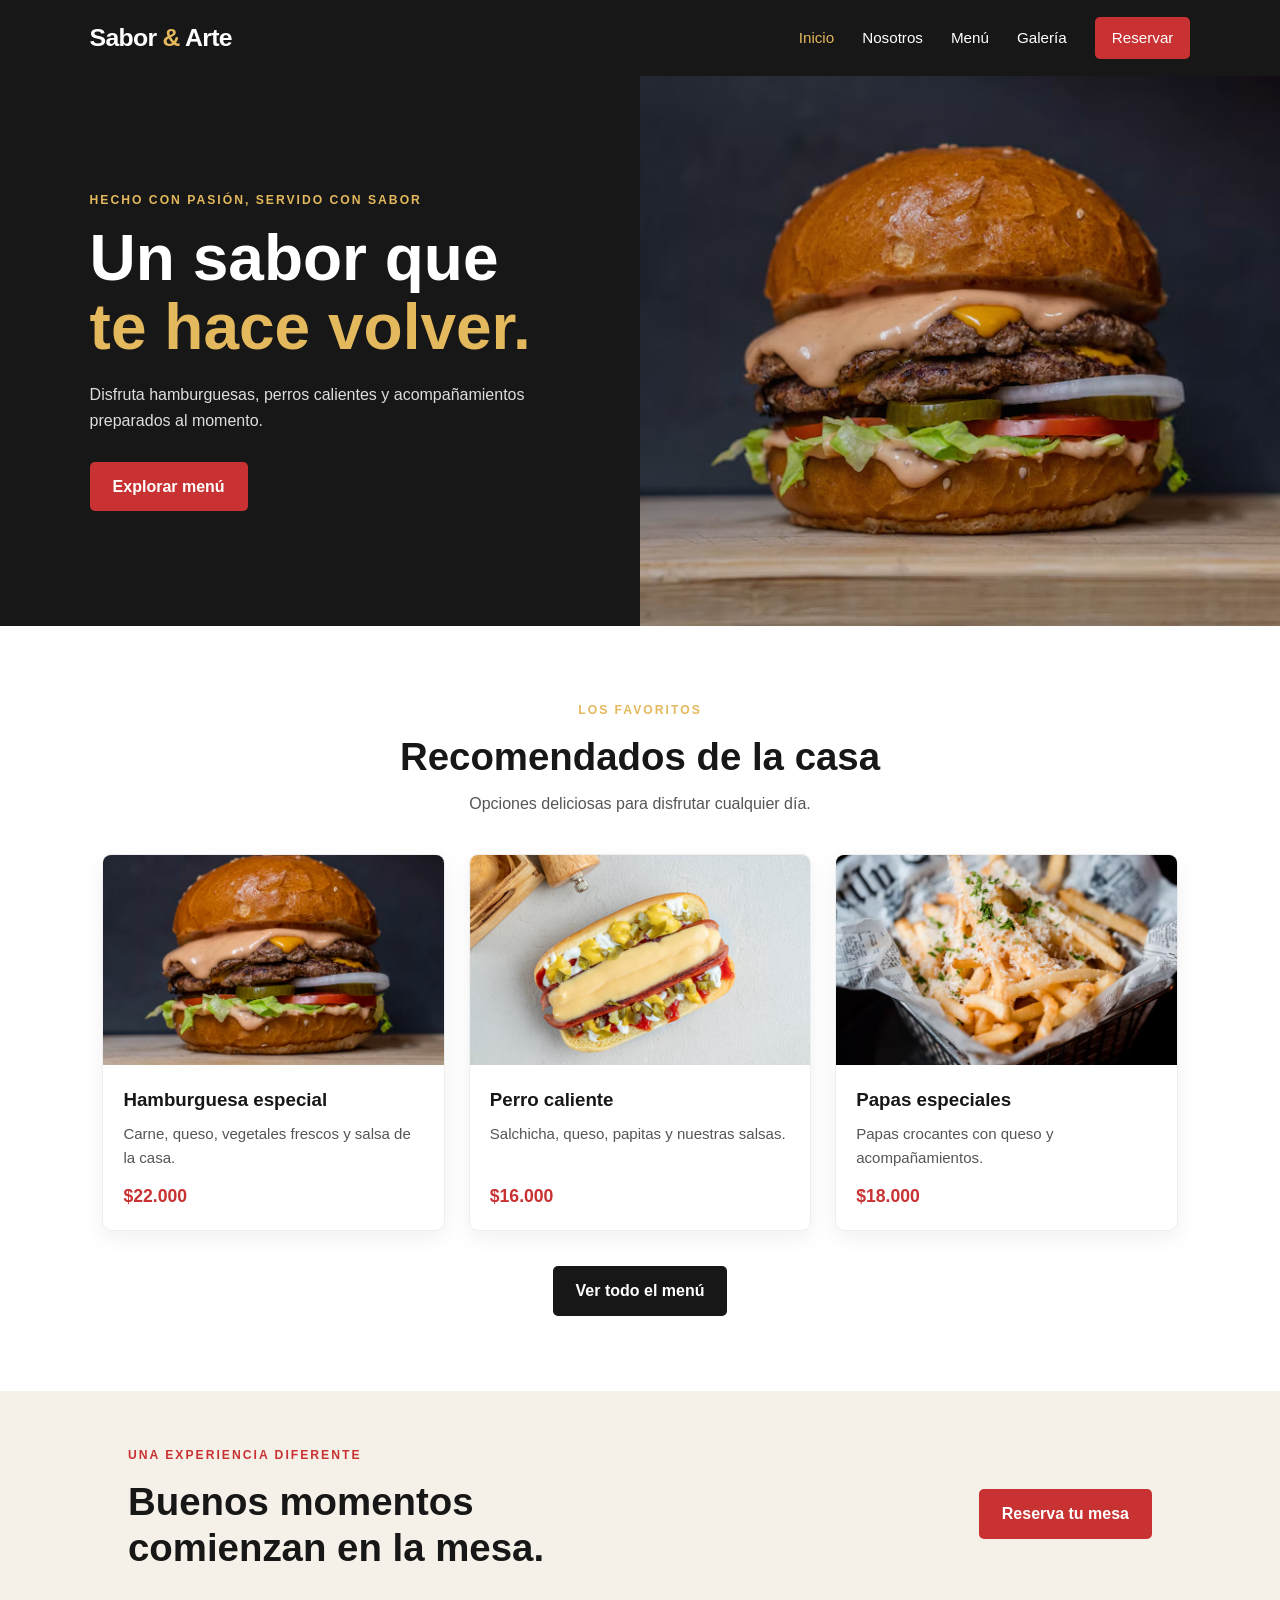
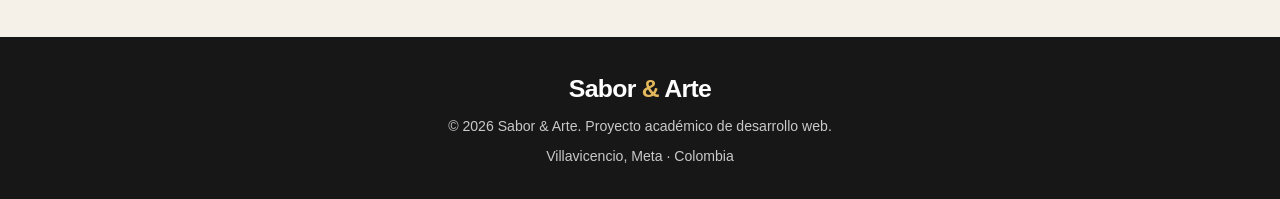
<file: SABOR_Y_ARTE/index.html>
<!DOCTYPE html>
<html lang="es">
<head>
  <meta charset="UTF-8">
  <meta name="viewport" content="width=device-width, initial-scale=1.0">
  <meta name="description" content="Sabor & Arte: hamburguesas, perros calientes y mucho sabor.">
  <title>Sabor & Arte | Inicio</title>
  <link rel="icon" type="image/svg+xml" href="favicon.svg">
  <link rel="stylesheet" href="css/estilos.css">
  <script src="js/script.js" defer></script>
</head>
<body>
  <header class="encabezado">
    <a class="logo" href="index.html">Sabor <span>&</span> Arte</a>
    <button class="menu-boton" id="menu-boton" aria-label="Abrir menú" aria-expanded="false">☰</button>
    <nav class="navegacion" id="navegacion" aria-label="Navegación principal">
      <a class="activo" href="index.html">Inicio</a>
      <a href="pages/nosotros.html">Nosotros</a>
      <a href="pages/menu.html">Menú</a>
      <a href="pages/galeria.html">Galería</a>
      <a class="boton-nav" href="pages/reservas.html">Reservar</a>
    </nav>
  </header>

  <main>
    <section class="hero">
      <div class="hero-contenido">
        <p class="etiqueta">HECHO CON PASIÓN, SERVIDO CON SABOR</p>
        <h1>Un sabor que<br><span>te hace volver.</span></h1>
        <p>Disfruta hamburguesas, perros calientes y acompañamientos preparados al momento.</p>
        <a class="boton" href="pages/menu.html">Explorar menú</a>
      </div>
      <div class="hero-imagen" role="img" aria-label="Hamburguesa artesanal con papas fritas"></div>
    </section>

    <section class="seccion destacados">
      <div class="titulo-seccion">
        <p class="etiqueta">LOS FAVORITOS</p>
        <h2>Recomendados de la casa</h2>
        <p>Opciones deliciosas para disfrutar cualquier día.</p>
      </div>
      <div class="tarjetas">
        <article class="tarjeta">
          <div class="foto-plato hamburguesa" role="img" aria-label="Hamburguesa especial"></div>
          <div class="tarjeta-info">
            <h3>Hamburguesa especial</h3>
            <p>Carne, queso, vegetales frescos y salsa de la casa.</p>
            <strong>$22.000</strong>
          </div>
        </article>
        <article class="tarjeta">
          <div class="foto-plato perro" role="img" aria-label="Perro caliente"></div>
          <div class="tarjeta-info">
            <h3>Perro caliente</h3>
            <p>Salchicha, queso, papitas y nuestras salsas.</p>
            <strong>$16.000</strong>
          </div>
        </article>
        <article class="tarjeta">
          <div class="foto-plato papas" role="img" aria-label="Papas fritas con acompañamientos"></div>
          <div class="tarjeta-info">
            <h3>Papas especiales</h3>
            <p>Papas crocantes con queso y acompañamientos.</p>
            <strong>$18.000</strong>
          </div>
        </article>
      </div>
      <div class="centrado"><a class="boton boton-secundario" href="pages/menu.html">Ver todo el menú</a></div>
    </section>

    <section class="franja">
      <div>
        <p class="etiqueta">UNA EXPERIENCIA DIFERENTE</p>
        <h2>Buenos momentos<br>comienzan en la mesa.</h2>
      </div>
      <a class="boton" href="pages/reservas.html">Reserva tu mesa</a>
    </section>
  </main>

  <footer class="pie">
    <a class="logo" href="index.html">Sabor <span>&</span> Arte</a>
    <p>© <span id="anio"></span> Sabor & Arte. Proyecto académico de desarrollo web.</p>
    <p>Villavicencio, Meta · Colombia</p>
  </footer>
</body>
</html>
</file>
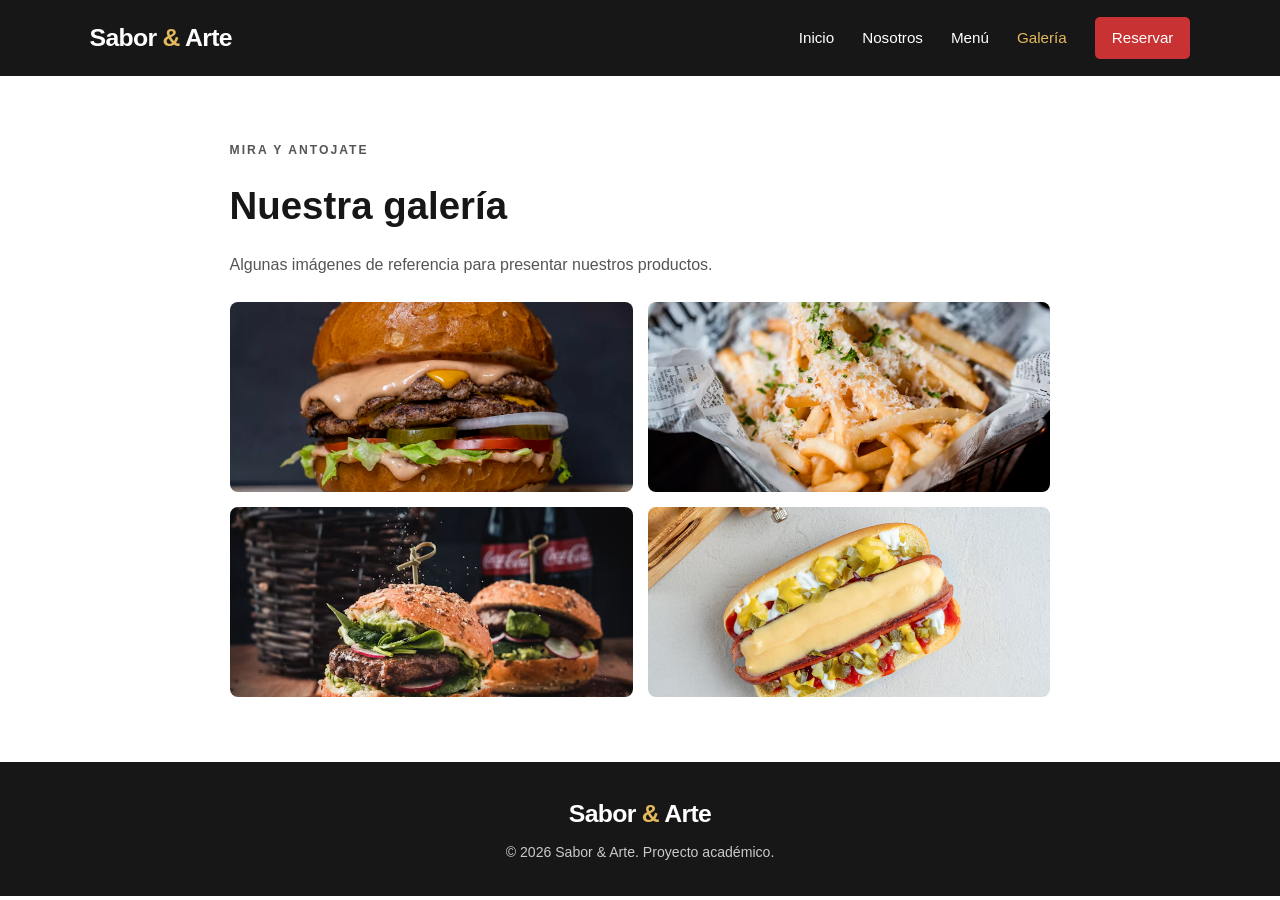
<file: SABOR_Y_ARTE/pages/galeria.html>
<!DOCTYPE html>
<html lang="es">
<head>
    <meta charset="UTF-8">
    <meta name="viewport" content="width=device-width, initial-scale=1.0">
    <title>Galería | Sabor & Arte</title>
    <link rel="icon" href="../favicon.svg" type="image/svg+xml">
    <link rel="stylesheet" href="../css/estilos.css">
    <script src="../js/script.js" defer></script>
</head>
<body>
    <header class="encabezado">
        <a class="logo" href="../index.html">
            Sabor <span>&</span> Arte
        </a>
        <button
            class="menu-boton"
            id="menu-boton"
            aria-label="Abrir menú"
            aria-expanded="false">
            ☰
        </button>
        <nav class="navegacion" id="navegacion">
            <a href="../index.html">Inicio</a>
            <a href="nosotros.html">Nosotros</a>
            <a href="menu.html">Menú</a>
            <a class="activo" href="galeria.html">Galería</a>
            <a class="boton-nav" href="reservas.html">Reservar</a>

        </nav>
    </header>
    <main class="contenido-pagina">
        <p class="etiqueta">MIRA Y ANTOJATE</p>
        <h1>Nuestra galería</h1>
        <p>
            Algunas imágenes de referencia para presentar nuestros productos.
        </p>
        <div class="galeria">
            <img
                src="../imagenes/hamburguesa artesanal.avif"
                alt="Hamburguesa artesanal"
            >
            <img
                src="../imagenes/papas friyas.avif"
                alt="Papas fritas"
            >
            <img
                src="../imagenes/hamburguesa con queso.avif"
                alt="Hamburguesa con queso"
            >
            <img
                src="../imagenes/perro caliente.avif"
                alt="Perro caliente"
            >
        </div>
    </main>
    <footer class="pie">
        <a class="logo" href="../index.html">
            Sabor <span>&</span> Arte
        </a>
        <p>
            © <span id="anio"></span> Sabor & Arte. Proyecto académico.
        </p>
    </footer>
</body>
</html>
</file>
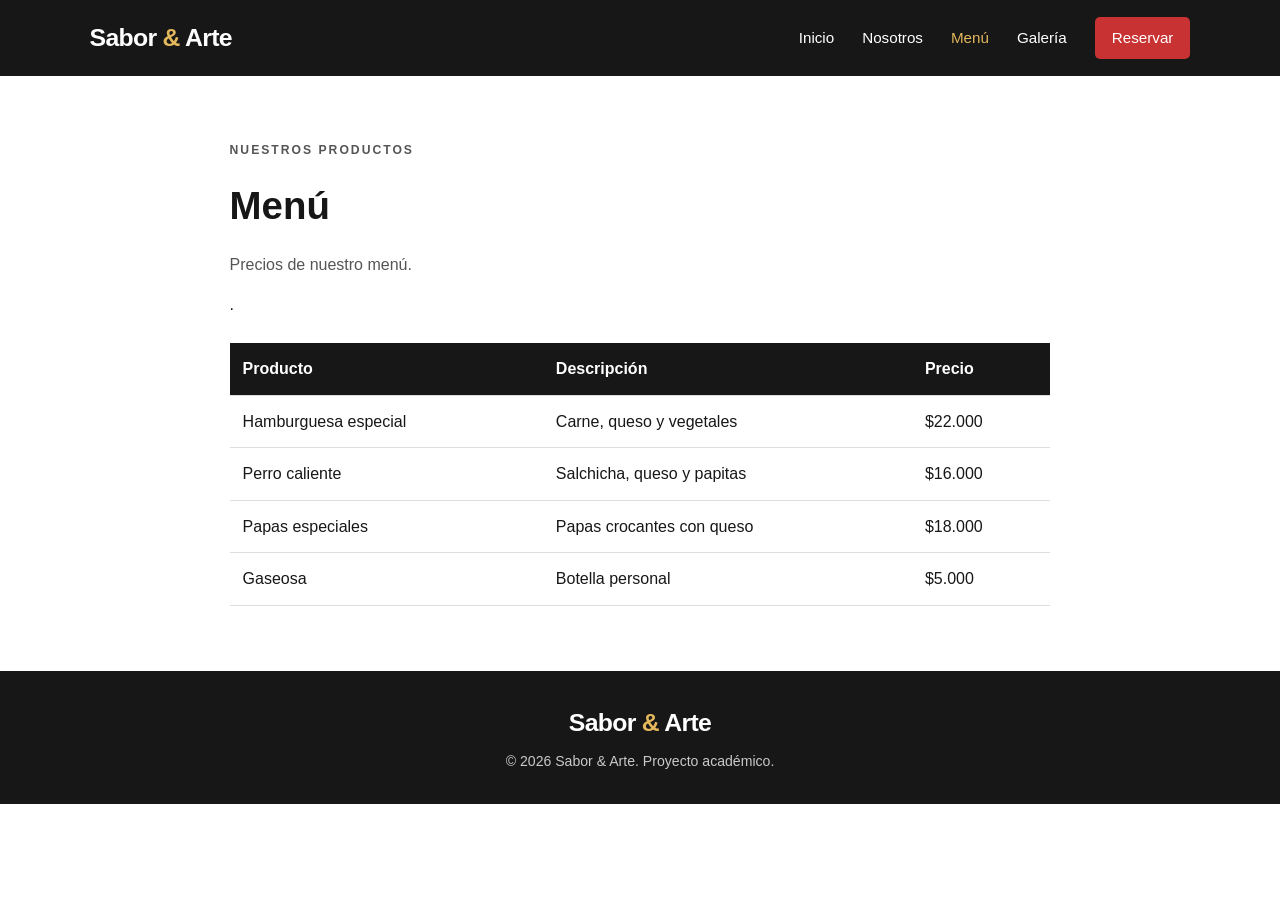
<file: SABOR_Y_ARTE/pages/menu.html>
<!DOCTYPE html>
<html lang="es">
<head>
    <meta charset="UTF-8">
    <meta name="viewport" content="width=device-width, initial-scale=1.0">
    <title>Menú | Sabor & Arte</title>
    <link rel="icon" href="../favicon.svg" type="image/svg+xml">
    <link rel="stylesheet" href="../css/estilos.css">
    <script src="../js/script.js" defer></script>
</head>
<body>
    <header class="encabezado">
        <a class="logo" href="../index.html">
            Sabor <span>&</span> Arte
        </a>
        <button
            class="menu-boton"
            id="menu-boton"
            aria-label="Abrir menú"
            aria-expanded="false">
            ☰
        </button>
        <nav class="navegacion" id="navegacion">
            <a href="../index.html">Inicio</a>
            <a href="nosotros.html">Nosotros</a>
            <a class="activo" href="menu.html">Menú</a>
            <a href="galeria.html">Galería</a>
            <a class="boton-nav" href="reservas.html">Reservar</a>
        </nav>
    </header>
    <main class="contenido-pagina">
        <p class="etiqueta">NUESTROS PRODUCTOS</p>
        <h1>Menú</h1>
        <p>
            Precios de nuestro menú. <menu type="context"></menu>.
        </p>
        <table class="lista-menu">
            <thead>
                <tr>
                    <th>Producto</th>
                    <th>Descripción</th>
                    <th>Precio</th>
                </tr>
            </thead>
            <tbody>
                <tr>
                    <td>Hamburguesa especial</td>
                    <td>Carne, queso y vegetales</td>
                    <td>$22.000</td>
                </tr>
                <tr>
                    <td>Perro caliente</td>
                    <td>Salchicha, queso y papitas</td>
                    <td>$16.000</td>
                </tr>
                <tr>
                    <td>Papas especiales</td>
                    <td>Papas crocantes con queso</td>
                    <td>$18.000</td>
                </tr>
                <tr>
                    <td>Gaseosa</td>
                    <td>Botella personal</td>
                    <td>$5.000</td>
                </tr>
            </tbody>
        </table>
    </main>
    <footer class="pie">
        <a class="logo" href="../index.html">
            Sabor <span>&</span> Arte
        </a>
        <p>
            © <span id="anio"></span> Sabor & Arte. Proyecto académico.
        </p>
    </footer>
</body>
</html>
</file>
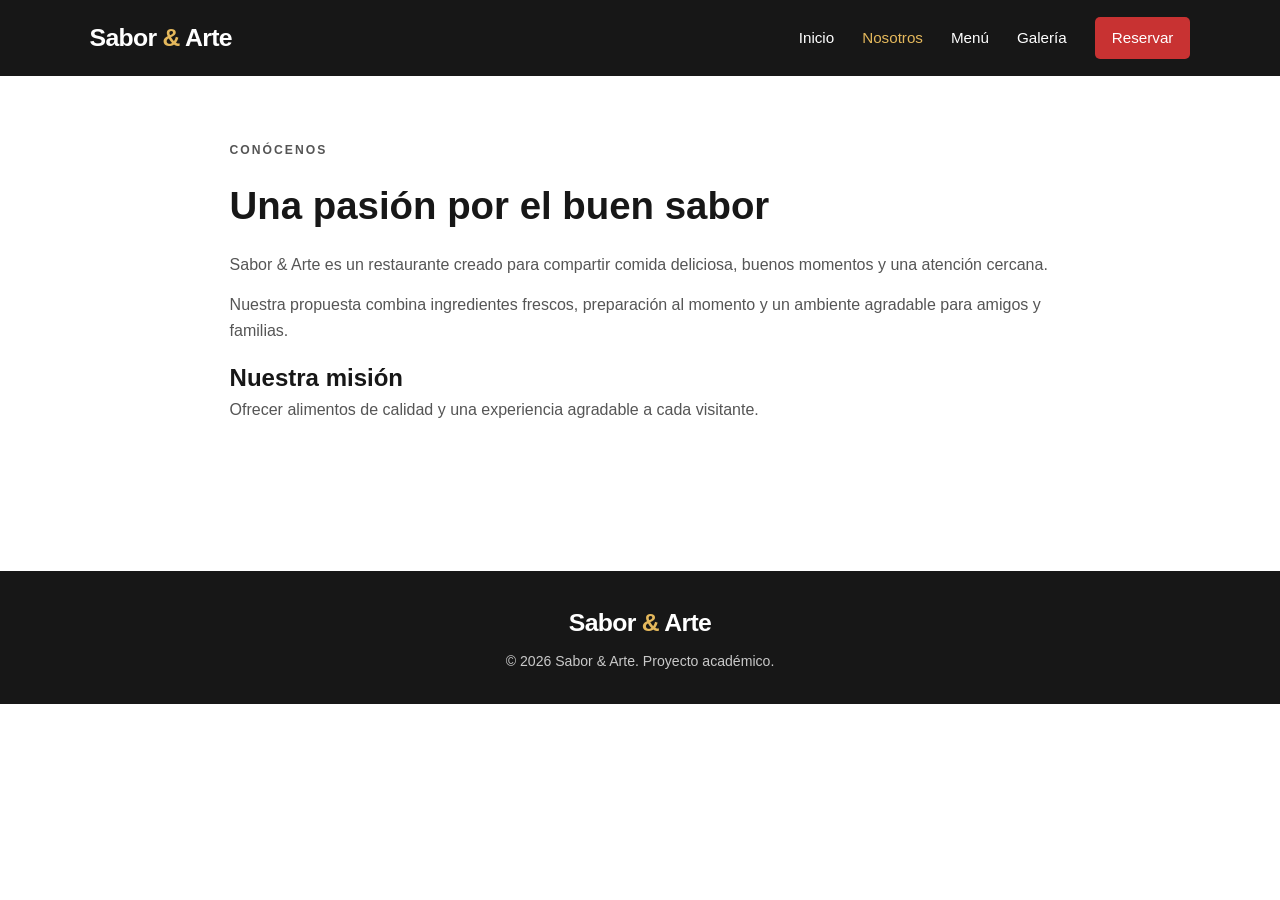
<file: SABOR_Y_ARTE/pages/nosotros.html>
<!DOCTYPE html>
<html lang="es">
<head>
    <meta charset="UTF-8">
    <meta name="viewport" content="width=device-width, initial-scale=1.0">
    <title>Nosotros | Sabor & Arte</title>
    <link rel="icon" href="../favicon.svg" type="image/svg+xml">
    <link rel="stylesheet" href="../css/estilos.css">
    <script src="../js/script.js" defer></script>
</head>
<body>
    <header class="encabezado">
        <a class="logo" href="../index.html">
            Sabor <span>&</span> Arte
        </a>
        <button
            class="menu-boton"
            id="menu-boton"
            aria-label="Abrir menú"
            aria-expanded="false">
            ☰
        </button>
        <nav class="navegacion" id="navegacion">
            <a href="../index.html">Inicio</a>
            <a class="activo" href="nosotros.html">Nosotros</a>
            <a href="menu.html">Menú</a>
            <a href="galeria.html">Galería</a>
            <a class="boton-nav" href="reservas.html">Reservar</a>
        </nav>
    </header>
    <main class="contenido-pagina">
        <p class="etiqueta">CONÓCENOS</p>
        <h1>Una pasión por el buen sabor</h1>
        <p>
            Sabor & Arte es un restaurante creado para compartir
            comida deliciosa, buenos momentos y una atención cercana.
        </p>
        <p>
            Nuestra propuesta combina ingredientes frescos,
            preparación al momento y un ambiente agradable
            para amigos y familias.
        </p>
        <h2>Nuestra misión</h2>
        <p>
            Ofrecer alimentos de calidad y una experiencia
            agradable a cada visitante.
        </p>
    </main>
    <footer class="pie">
        <a class="logo" href="../index.html">
            Sabor <span>&</span> Arte
        </a>
        <p>
            © <span id="anio"></span> Sabor & Arte. Proyecto académico.
        </p>
    </footer>
</body>
</html>
</file>
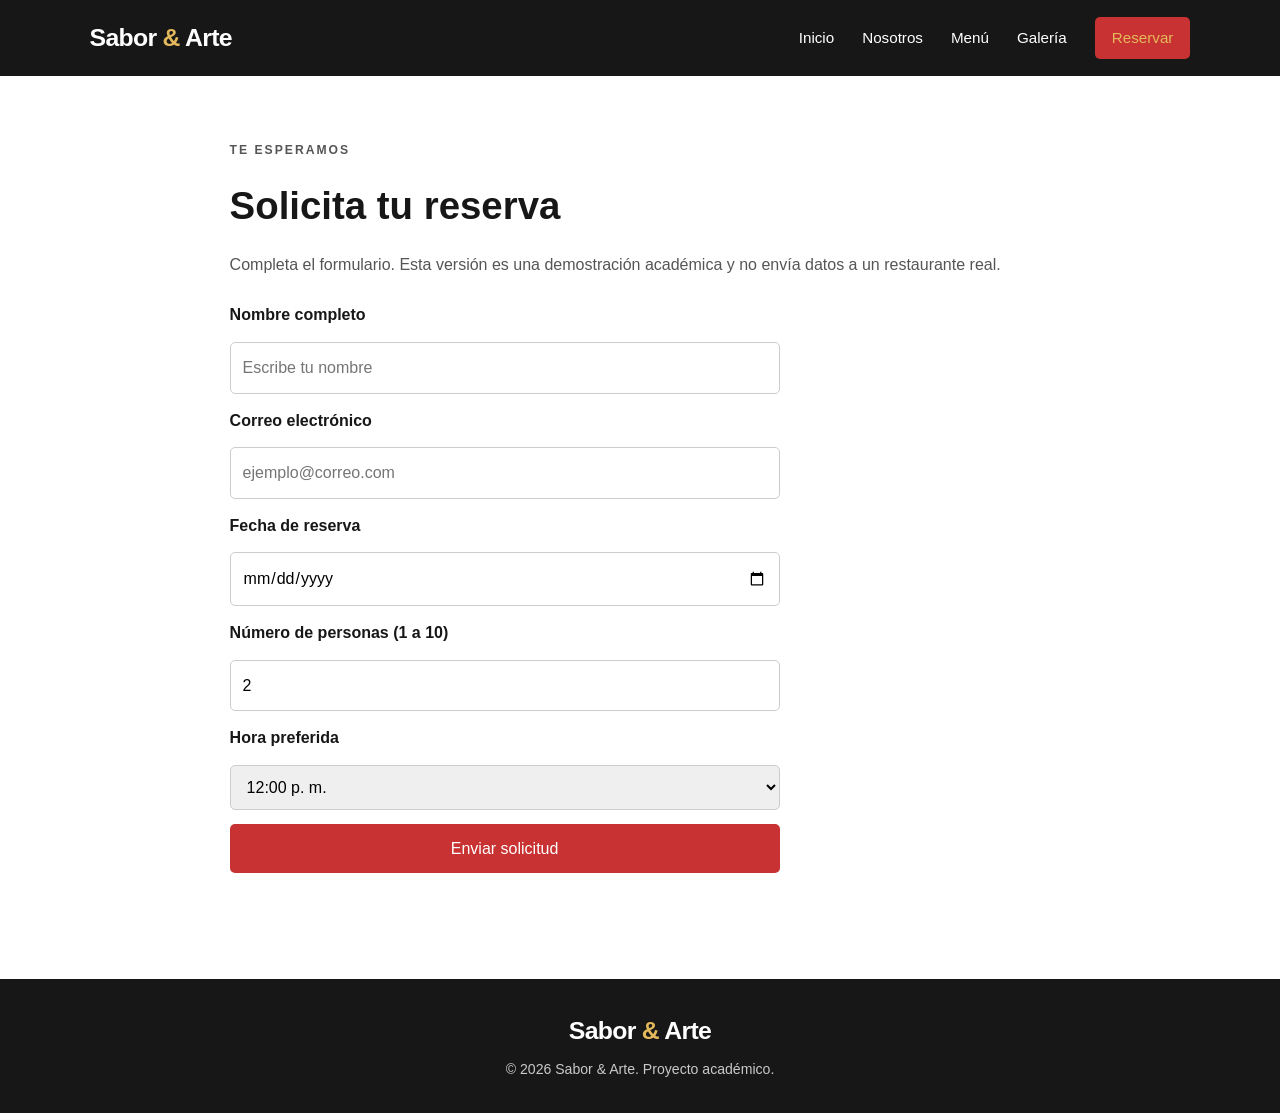
<file: SABOR_Y_ARTE/pages/reservas.html>
<!DOCTYPE html>
<html lang="es">
<head>
    <meta charset="UTF-8">
    <meta name="viewport" content="width=device-width, initial-scale=1.0">
    <title>Reservas | Sabor & Arte</title>
    <link rel="icon" href="../favicon.svg" type="image/svg+xml">
    <link rel="stylesheet" href="../css/estilos.css">
    <script src="../js/script.js" defer></script>
</head>
<body>
    <header class="encabezado">
        <a class="logo" href="../index.html">
            Sabor <span>&</span> Arte
        </a>
        <button
            class="menu-boton"
            id="menu-boton"
            aria-label="Abrir menú"
            aria-expanded="false">
            ☰
        </button>
        <nav class="navegacion" id="navegacion">
            <a href="../index.html">Inicio</a>
            <a href="nosotros.html">Nosotros</a>
            <a href="menu.html">Menú</a>
            <a href="galeria.html">Galería</a>
            <a class="boton-nav activo" href="reservas.html">
                Reservar
            </a>
        </nav>
    </header>
    <main class="contenido-pagina">
        <p class="etiqueta">TE ESPERAMOS</p>
        <h1>Solicita tu reserva</h1>
        <p>
            Completa el formulario. Esta versión es una demostración
            académica y no envía datos a un restaurante real.
        </p>
        <form class="formulario" id="form-reserva">
            <label for="nombre">Nombre completo</label>
            <input
                id="nombre"
                name="nombre"
                type="text"
                placeholder="Escribe tu nombre"
                required
            >
            <label for="correo">Correo electrónico</label>
            <input
                id="correo"
                name="correo"
                type="email"
                placeholder="ejemplo@correo.com"
                required
            >
            <label for="fecha">Fecha de reserva</label>
            <input
                id="fecha"
                name="fecha"
                type="date"
                required
            >
            <label for="personas">
                Número de personas (1 a 10)
            </label>
            <input
                id="personas"
                name="personas"
                type="number"
                min="1"
                max="10"
                value="2"
                required
            >
            <label for="hora">Hora preferida</label>
            <select id="hora" name="hora">
                <option>12:00 p. m.</option>
                <option>1:00 p. m.</option>
                <option>6:00 p. m.</option>
                <option>7:00 p. m.</option>
                <option>8:00 p. m.</option>
            </select>
            <button class="boton" type="submit">
                Enviar solicitud
            </button>
            <p class="mensaje" id="mensaje" aria-live="polite"></p>
        </form>
    </main>
    <footer class="pie">
        <a class="logo" href="../index.html">
            Sabor <span>&</span> Arte
        </a>
        <p>
            © <span id="anio"></span> Sabor & Arte. Proyecto académico.
        </p>
    </footer>
</body>
</html>
</file>
<file: SABOR_Y_ARTE/css/estilos.css>
:root {
    --negro: #171717;
    --gris: #242424;
    --rojo: #c83232;
    --dorado: #e4b85c;
    --blanco: #ffffff;
    --texto: #555555;
}
* {
    box-sizing: border-box;
    margin: 0;
    padding: 0;
}
html {
    scroll-behavior: smooth;
}
body {
    font-family: Arial, Helvetica, sans-serif;
    color: var(--negro);
    background: #fff;
    line-height: 1.6;
}
a {
    text-decoration: none;
    color: inherit;
}
.encabezado {
    min-height: 76px;
    padding: 14px 7%;
    display: flex;
    align-items: center;
    justify-content: space-between;
    background: var(--negro);
    color: var(--blanco);
}
.logo {
    font-size: 1.55rem;
    font-weight: 800;
    letter-spacing: -.7px;
}
.logo span {
    color: var(--dorado);
}
.navegacion {
    display: flex;
    align-items: center;
    gap: 28px;
}
.navegacion a {
    font-size: .95rem;
    transition: color .2s;
}
.navegacion a:hover,
.navegacion a.activo {
    color: var(--dorado);
}
.navegacion .boton-nav {
    background: var(--rojo);
    color: white;
    padding: 9px 17px;
    border-radius: 5px;
}
.menu-boton {
    display: none;
    border: 0;
    color: white;
    background: transparent;
    font-size: 1.8rem;
    cursor: pointer;
}
.hero {
    min-height: 550px;
    display: grid;
    grid-template-columns: 1fr 1fr;
    background: var(--negro);
    color: white;
}
.hero-contenido {
    padding: 85px 8% 85px 14%;
    align-self: center;
}
.etiqueta {
    color: var(--dorado);
    font-size: .76rem;
    font-weight: 800;
    letter-spacing: 2px;
    margin-bottom: 14px;
}
.hero h1 {
    font-size: clamp(2.6rem, 5vw, 4.6rem);
    line-height: 1.08;
    margin-bottom: 20px;
}
.hero h1 span {
    color: var(--dorado);
}
.hero-contenido > p:not(.etiqueta) {
    color: #dedede;
    max-width: 440px;
    margin-bottom: 28px;
}
.hero-imagen {
    background: linear-gradient(
        90deg,
        rgba(23,23,23,.18),
        rgba(23,23,23,.05)
    ), url("../imagenes/hamburguesa%20artesanal.avif") center/cover;
    min-height: 420px;
}
.boton {
    display: inline-block;
    background: var(--rojo);
    color: white;
    padding: 12px 23px;
    border-radius: 5px;
    font-weight: 700;
    transition: background .2s, transform .2s;
}
.boton:hover {
    background: #a92323;
    transform: translateY(-2px);
}
.seccion {
    padding: 75px 8%;
}
.titulo-seccion {
    text-align: center;
    margin-bottom: 38px;
}
.titulo-seccion h2,
.franja h2 {
    font-size: clamp(1.8rem, 3vw, 2.6rem);
    line-height: 1.2;
    margin-bottom: 10px;
}
.titulo-seccion > p:last-child {
    color: var(--texto);
}
.tarjetas {
    display: grid;
    grid-template-columns: repeat(3, 1fr);
    gap: 24px;
}
.tarjeta {
    border: 1px solid #eeeeee;
    border-radius: 9px;
    overflow: hidden;
    box-shadow: 0 7px 22px rgba(0,0,0,.06);
}
.foto-plato {
    height: 210px;
    background-position: center;
    background-size: cover;
}
.hamburguesa {
    background-image: url("../imagenes/hamburguesa artesanal.avif");
}
.perro {
    background-image: url("../imagenes/perro caliente.avif");
}
.papas {
    background-image: url("../imagenes/papas friyas.avif");
}
.tarjeta-info {
    padding: 20px;
}
.tarjeta-info h3 {
    margin-bottom: 7px;
}
.tarjeta-info p {
    color: var(--texto);
    font-size: .94rem;
    min-height: 48px;
    margin-bottom: 12px;
}
.tarjeta-info strong {
    color: var(--rojo);
    font-size: 1.1rem;
}
.centrado {
    text-align: center;
    margin-top: 35px;
}
.boton-secundario {
    background: var(--negro);
}
.boton-secundario:hover {
    background: var(--rojo);
}
.franja {
    padding: 55px 10%;
    background: #f6f1e8;
    display: flex;
    justify-content: space-between;
    align-items: center;
    gap: 25px;
}
.franja .etiqueta {
    color: var(--rojo);
}
.pie {
    background: var(--negro);
    color: white;
    text-align: center;
    padding: 32px 15px;
}
.pie p {
    color: #c9c9c9;
    font-size: .88rem;
    margin-top: 7px;
}
.contenido-pagina {
    max-width: 1000px;
    min-height: 55vh;
    margin: 0 auto;
    padding: 65px 7%;
}
.contenido-pagina h1 {
    font-size: 2.4rem;
    margin-bottom: 15px;
}
.contenido-pagina p {
    color: var(--texto);
    margin-bottom: 15px;
}
.lista-menu {
    width: 100%;
    border-collapse: collapse;
    margin-top: 25px;
}
.lista-menu th,
.lista-menu td {
    text-align: left;
    padding: 13px;
    border-bottom: 1px solid #ddd;
}
.lista-menu th {
    background: var(--negro);
    color: white;
}
.formulario {
    display: grid;
    gap: 14px;
    max-width: 550px;
    margin-top: 25px;
}
.formulario label {
    font-weight: 700;
}
.formulario input,
.formulario select,
.formulario textarea {
    width: 100%;
    padding: 12px;
    border: 1px solid #ccc;
    border-radius: 5px;
    font: inherit;
}
.formulario button {
    border: 0;
    cursor: pointer;
    font: inherit;
}
.mensaje {
    margin-top: 12px;
    font-weight: 700;
    color: #237a3b;
}




.galeria img:hover {
    transform: scale(1.1); 
    box-shadow: 0 10px 20px rgba(0, 0, 0, 0.25); /*  agrega una sombra para dar profundidad */
}

.galeria {
    display: grid;
    grid-template-columns: repeat(2, 1fr);
    gap: 15px;
    margin-top: 25px;
}
.galeria img {
    width: 100%;
    height: 190px;
    object-fit: cover;
    border-radius: 8px;
    transition: transform 0.3s ease, box-shadow 0.3s ease; /* Hace que el movimiento sea suave */
    cursor: pointer; /* Cambia el cursor a una manito al pasar por encima */

}
@media (max-width: 760px) {
    .encabezado {
        position: relative;
    }
    .menu-boton {
        display: block;
    }
    .navegacion {
        display: none;
        position: absolute;
        z-index: 5;
        top: 76px;
        left: 0;
        right: 0;
        padding: 20px 7%;
        background: var(--negro);
        flex-direction: column;
        align-items: flex-start;
        gap: 16px;
    }
    .navegacion.abierta {
        display: flex;
    }
    .hero {
        grid-template-columns: 1fr;
    }
    .hero-contenido {
        padding: 65px 8%;
    }
    .hero-imagen {
        min-height: 280px;
    }
    .tarjetas {
        grid-template-columns: 1fr;
    }
    .franja {
        flex-direction: column;
        align-items: flex-start;
    }
    .galeria {
        grid-template-columns: 1fr 1fr;
    }
}
@media (max-width: 430px) {
    .galeria {
        grid-template-columns: 1fr;
    }
    .contenido-pagina h1 {
        font-size: 1.9rem;
    }
}
</file>
